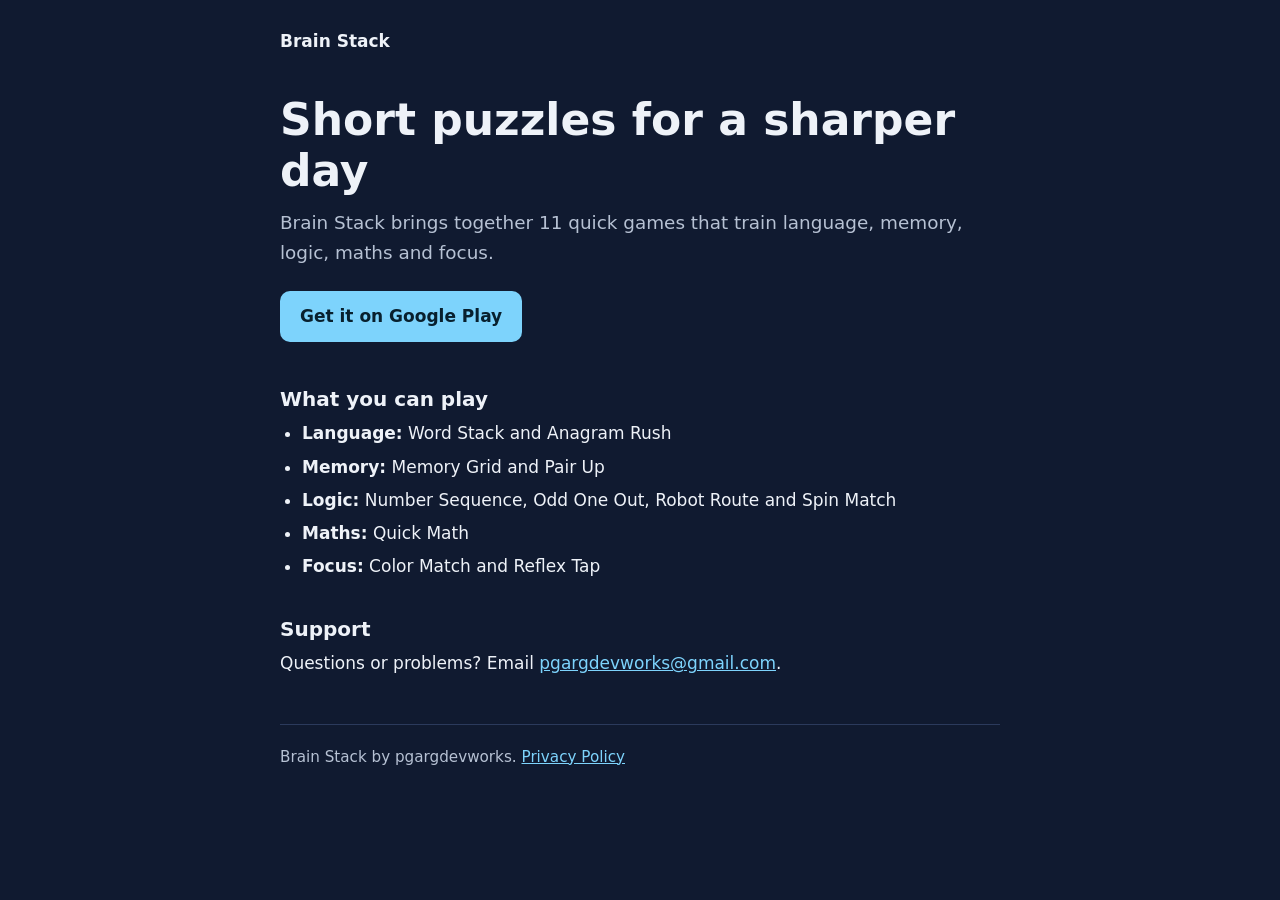
<file: index.html>
<!DOCTYPE html>
<html lang="en">
<head>
  <meta charset="utf-8">
  <meta name="viewport" content="width=device-width, initial-scale=1">
  <title>Brain Stack: Puzzles &amp; Brain Teasers</title>
  <meta name="description" content="Brain Stack is a collection of short word, memory, logic, maths and focus puzzles for Android.">
  <link rel="stylesheet" href="styles.css">
</head>
<body>
  <header>
    <a class="brand" href="./">Brain Stack</a>
  </header>
  <main>
    <h1>Short puzzles for a sharper day</h1>
    <p class="lead">Brain Stack brings together 11 quick games that train language, memory, logic, maths and focus.</p>
    <a class="button" href="https://play.google.com/store/apps/details?id=com.pgarg.wordstackbuilder">Get it on Google Play</a>

    <h2>What you can play</h2>
    <ul>
      <li><strong>Language:</strong> Word Stack and Anagram Rush</li>
      <li><strong>Memory:</strong> Memory Grid and Pair Up</li>
      <li><strong>Logic:</strong> Number Sequence, Odd One Out, Robot Route and Spin Match</li>
      <li><strong>Maths:</strong> Quick Math</li>
      <li><strong>Focus:</strong> Color Match and Reflex Tap</li>
    </ul>

    <h2>Support</h2>
    <p>Questions or problems? Email <a href="mailto:pgargdevworks@gmail.com">pgargdevworks@gmail.com</a>.</p>
  </main>
  <footer>
    <p>Brain Stack by pgargdevworks. <a href="privacy.html">Privacy Policy</a></p>
  </footer>
</body>
</html>
</file>
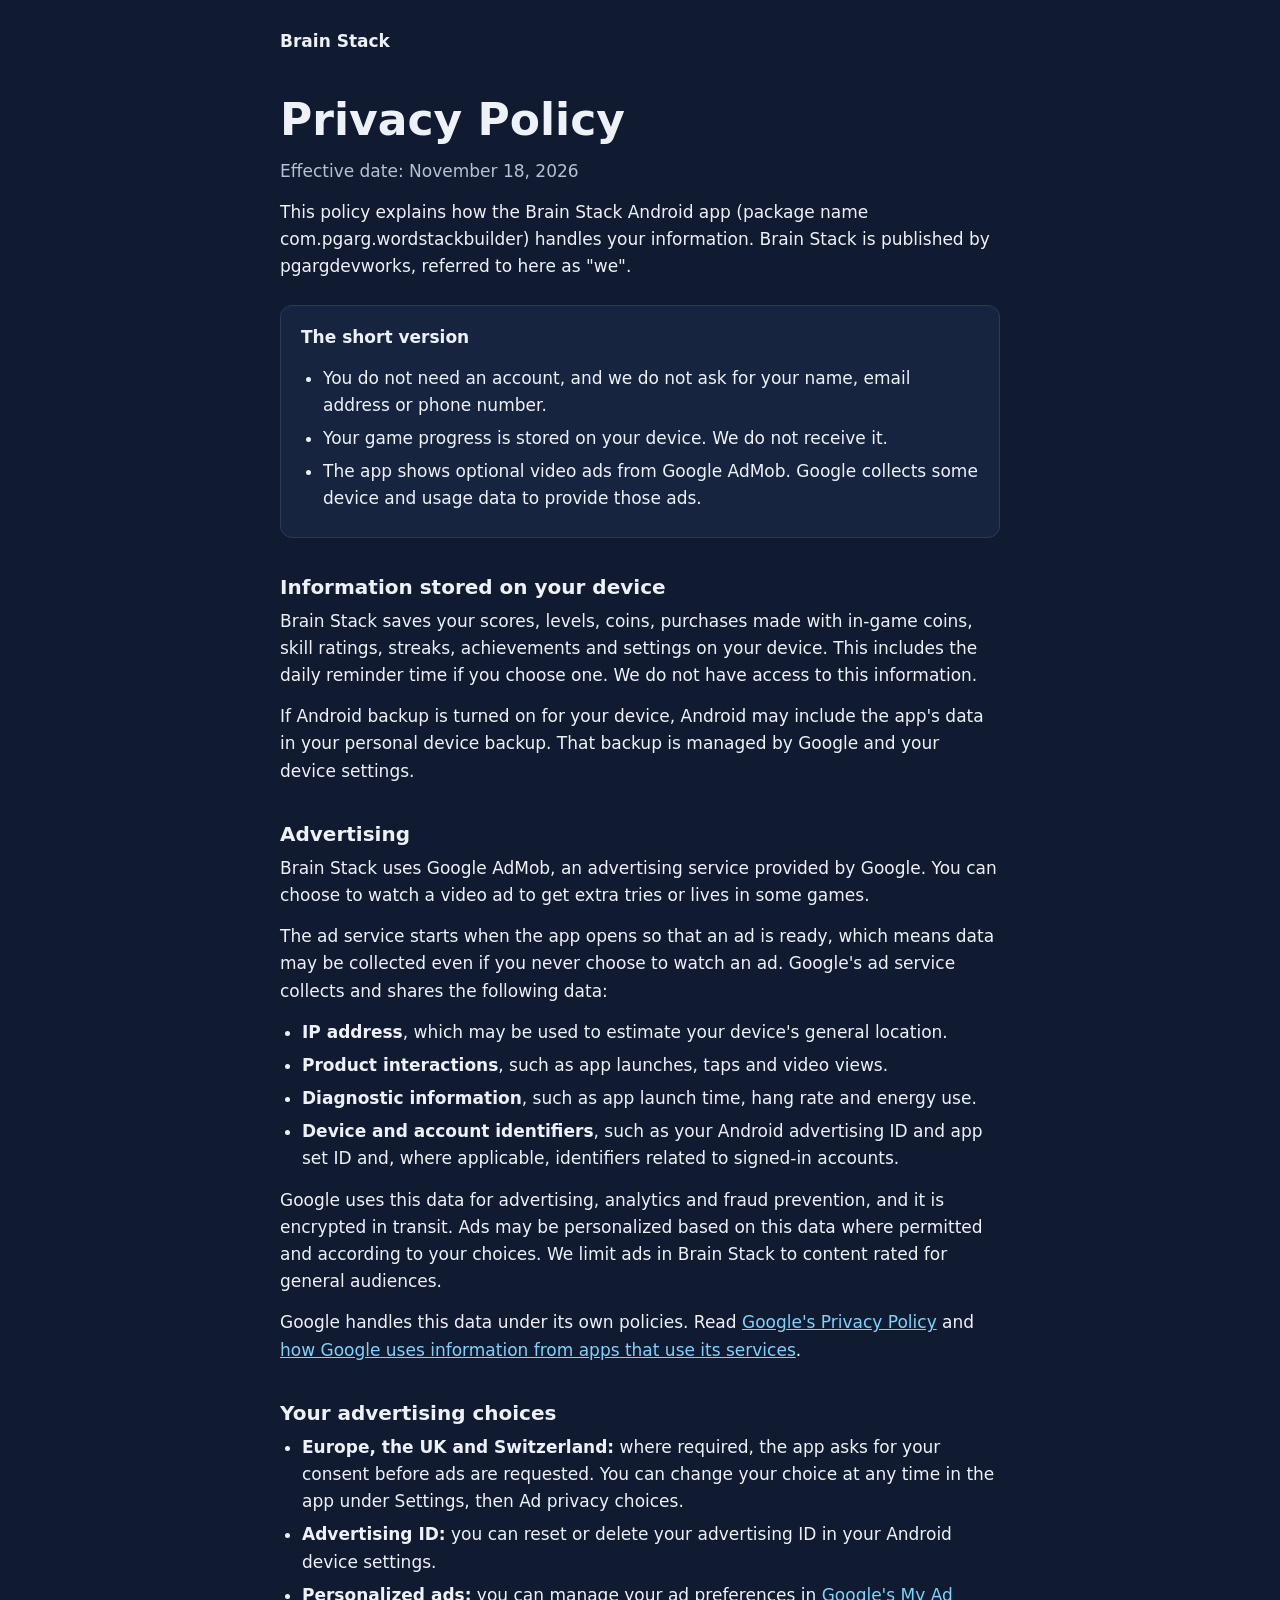
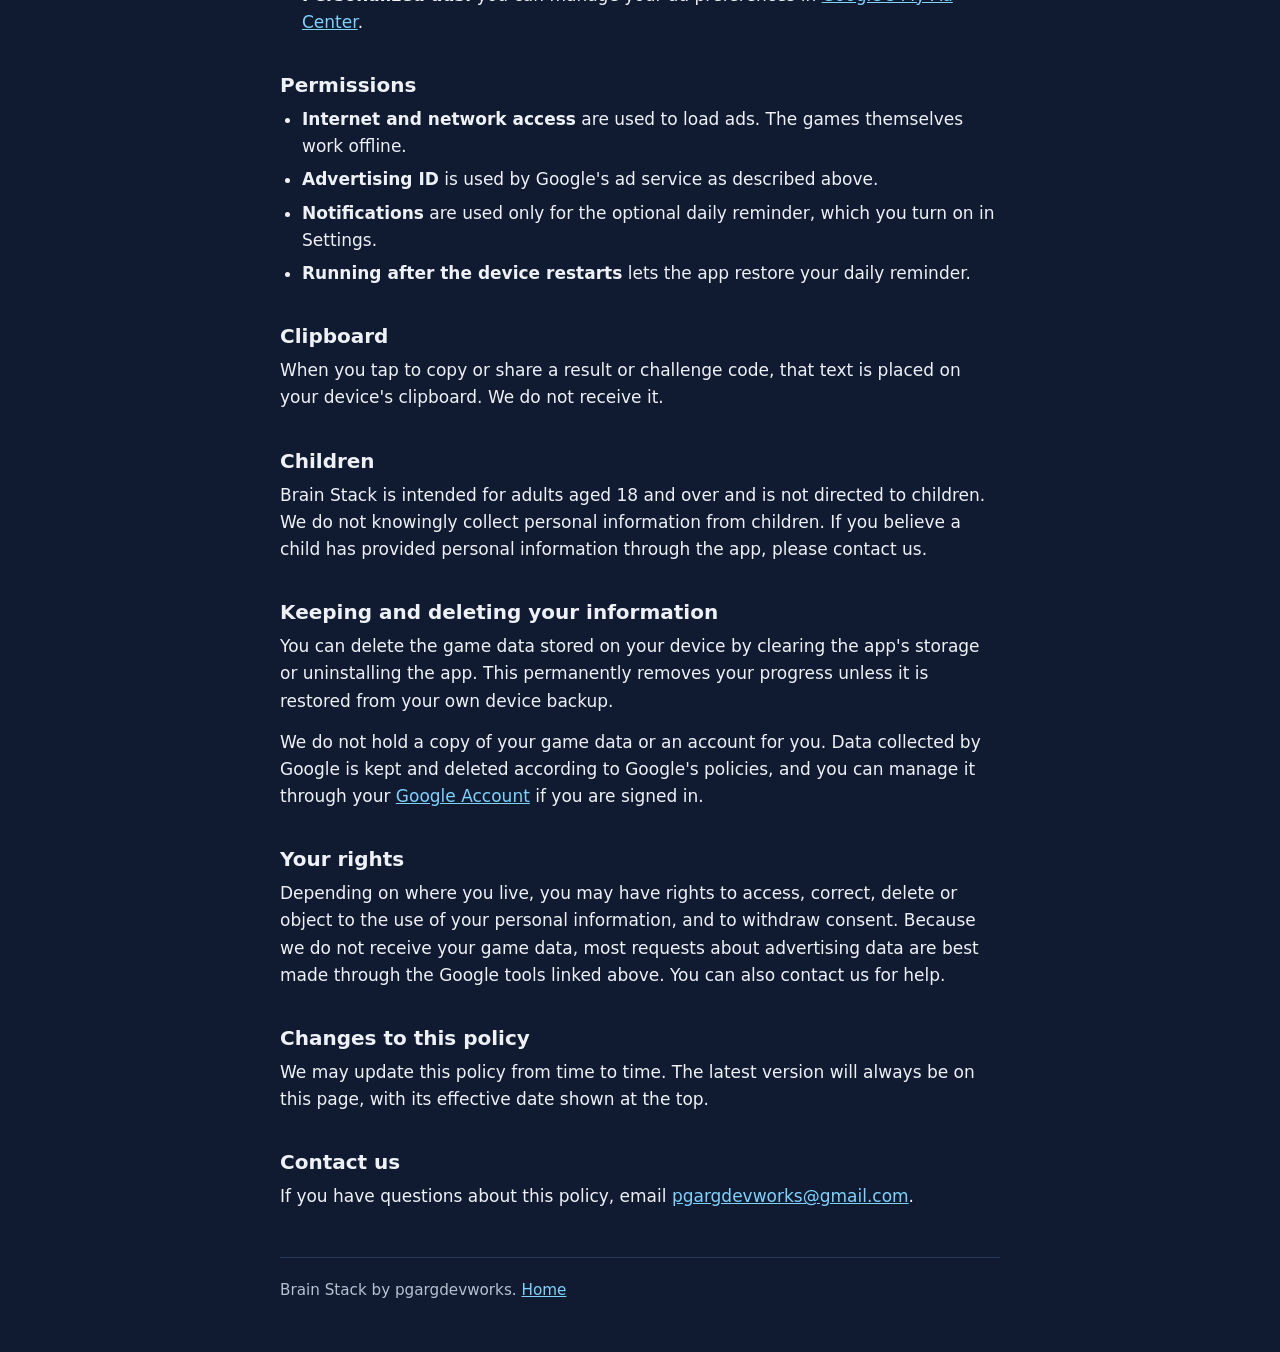
<file: privacy.html>
<!DOCTYPE html>
<html lang="en">
<head>
  <meta charset="utf-8">
  <meta name="viewport" content="width=device-width, initial-scale=1">
  <title>Privacy Policy | Brain Stack</title>
  <meta name="description" content="How the Brain Stack Android app handles your information.">
  <link rel="stylesheet" href="styles.css">
</head>
<body>
  <header>
    <a class="brand" href="./">Brain Stack</a>
  </header>
  <main>
    <h1>Privacy Policy</h1>
    <p class="date">Effective date: November 18, 2026</p>
    <p>This policy explains how the Brain Stack Android app (package name com.pgarg.wordstackbuilder) handles your information. Brain Stack is published by pgargdevworks, referred to here as "we".</p>

    <div class="summary">
      <p><strong>The short version</strong></p>
      <ul>
        <li>You do not need an account, and we do not ask for your name, email address or phone number.</li>
        <li>Your game progress is stored on your device. We do not receive it.</li>
        <li>The app shows optional video ads from Google AdMob. Google collects some device and usage data to provide those ads.</li>
      </ul>
    </div>

    <h2>Information stored on your device</h2>
    <p>Brain Stack saves your scores, levels, coins, purchases made with in-game coins, skill ratings, streaks, achievements and settings on your device. This includes the daily reminder time if you choose one. We do not have access to this information.</p>
    <p>If Android backup is turned on for your device, Android may include the app's data in your personal device backup. That backup is managed by Google and your device settings.</p>

    <h2>Advertising</h2>
    <p>Brain Stack uses Google AdMob, an advertising service provided by Google. You can choose to watch a video ad to get extra tries or lives in some games.</p>
    <p>The ad service starts when the app opens so that an ad is ready, which means data may be collected even if you never choose to watch an ad. Google's ad service collects and shares the following data:</p>
    <ul>
      <li><strong>IP address</strong>, which may be used to estimate your device's general location.</li>
      <li><strong>Product interactions</strong>, such as app launches, taps and video views.</li>
      <li><strong>Diagnostic information</strong>, such as app launch time, hang rate and energy use.</li>
      <li><strong>Device and account identifiers</strong>, such as your Android advertising ID and app set ID and, where applicable, identifiers related to signed-in accounts.</li>
    </ul>
    <p>Google uses this data for advertising, analytics and fraud prevention, and it is encrypted in transit. Ads may be personalized based on this data where permitted and according to your choices. We limit ads in Brain Stack to content rated for general audiences.</p>
    <p>Google handles this data under its own policies. Read <a href="https://policies.google.com/privacy">Google's Privacy Policy</a> and <a href="https://policies.google.com/technologies/partner-sites">how Google uses information from apps that use its services</a>.</p>

    <h2>Your advertising choices</h2>
    <ul>
      <li><strong>Europe, the UK and Switzerland:</strong> where required, the app asks for your consent before ads are requested. You can change your choice at any time in the app under Settings, then Ad privacy choices.</li>
      <li><strong>Advertising ID:</strong> you can reset or delete your advertising ID in your Android device settings.</li>
      <li><strong>Personalized ads:</strong> you can manage your ad preferences in <a href="https://myadcenter.google.com/">Google's My Ad Center</a>.</li>
    </ul>

    <h2>Permissions</h2>
    <ul>
      <li><strong>Internet and network access</strong> are used to load ads. The games themselves work offline.</li>
      <li><strong>Advertising ID</strong> is used by Google's ad service as described above.</li>
      <li><strong>Notifications</strong> are used only for the optional daily reminder, which you turn on in Settings.</li>
      <li><strong>Running after the device restarts</strong> lets the app restore your daily reminder.</li>
    </ul>

    <h2>Clipboard</h2>
    <p>When you tap to copy or share a result or challenge code, that text is placed on your device's clipboard. We do not receive it.</p>

    <h2>Children</h2>
    <p>Brain Stack is intended for adults aged 18 and over and is not directed to children. We do not knowingly collect personal information from children. If you believe a child has provided personal information through the app, please contact us.</p>

    <h2>Keeping and deleting your information</h2>
    <p>You can delete the game data stored on your device by clearing the app's storage or uninstalling the app. This permanently removes your progress unless it is restored from your own device backup.</p>
    <p>We do not hold a copy of your game data or an account for you. Data collected by Google is kept and deleted according to Google's policies, and you can manage it through your <a href="https://myaccount.google.com/data-and-privacy">Google Account</a> if you are signed in.</p>

    <h2>Your rights</h2>
    <p>Depending on where you live, you may have rights to access, correct, delete or object to the use of your personal information, and to withdraw consent. Because we do not receive your game data, most requests about advertising data are best made through the Google tools linked above. You can also contact us for help.</p>

    <h2>Changes to this policy</h2>
    <p>We may update this policy from time to time. The latest version will always be on this page, with its effective date shown at the top.</p>

    <h2>Contact us</h2>
    <p>If you have questions about this policy, email <a href="mailto:pgargdevworks@gmail.com">pgargdevworks@gmail.com</a>.</p>
  </main>
  <footer>
    <p>Brain Stack by pgargdevworks. <a href="./">Home</a></p>
  </footer>
</body>
</html>
</file>
<file: styles.css>
:root {
  color-scheme: dark;
  --bg: #101a30;
  --panel: #172440;
  --line: #2b3a5c;
  --text: #eef2f8;
  --muted: #b6c1d3;
  --accent: #7dd3fc;
}

* { box-sizing: border-box; }

body {
  margin: 0;
  background: var(--bg);
  color: var(--text);
  font-family: system-ui, -apple-system, "Segoe UI", Roboto, Arial, sans-serif;
  font-size: 17px;
  line-height: 1.6;
}

main, header, footer {
  width: min(100% - 40px, 720px);
  margin-inline: auto;
}

header { padding: 28px 0 0; }
.brand { color: var(--text); font-weight: 700; text-decoration: none; }
main { padding: 40px 0 32px; }

h1 { margin: 0 0 12px; font-size: clamp(2rem, 7vw, 2.75rem); line-height: 1.15; }
h2 { margin: 36px 0 8px; font-size: 1.25rem; line-height: 1.3; }
p, ul { margin: 0 0 14px; }
ul { padding-left: 22px; }
li { margin-bottom: 6px; }
a { color: var(--accent); }

.lead { color: var(--muted); font-size: 1.15rem; }
.date { color: var(--muted); }

.button {
  display: inline-block;
  margin: 10px 0 8px;
  padding: 12px 20px;
  border-radius: 10px;
  background: var(--accent);
  color: #08202e;
  font-weight: 700;
  text-decoration: none;
}

.summary {
  margin: 24px 0;
  padding: 18px 20px;
  border: 1px solid var(--line);
  border-radius: 12px;
  background: var(--panel);
}
.summary p:last-child, .summary ul:last-child { margin-bottom: 0; }

footer {
  padding: 20px 0 36px;
  border-top: 1px solid var(--line);
  color: var(--muted);
  font-size: 0.95rem;
}
</file>
